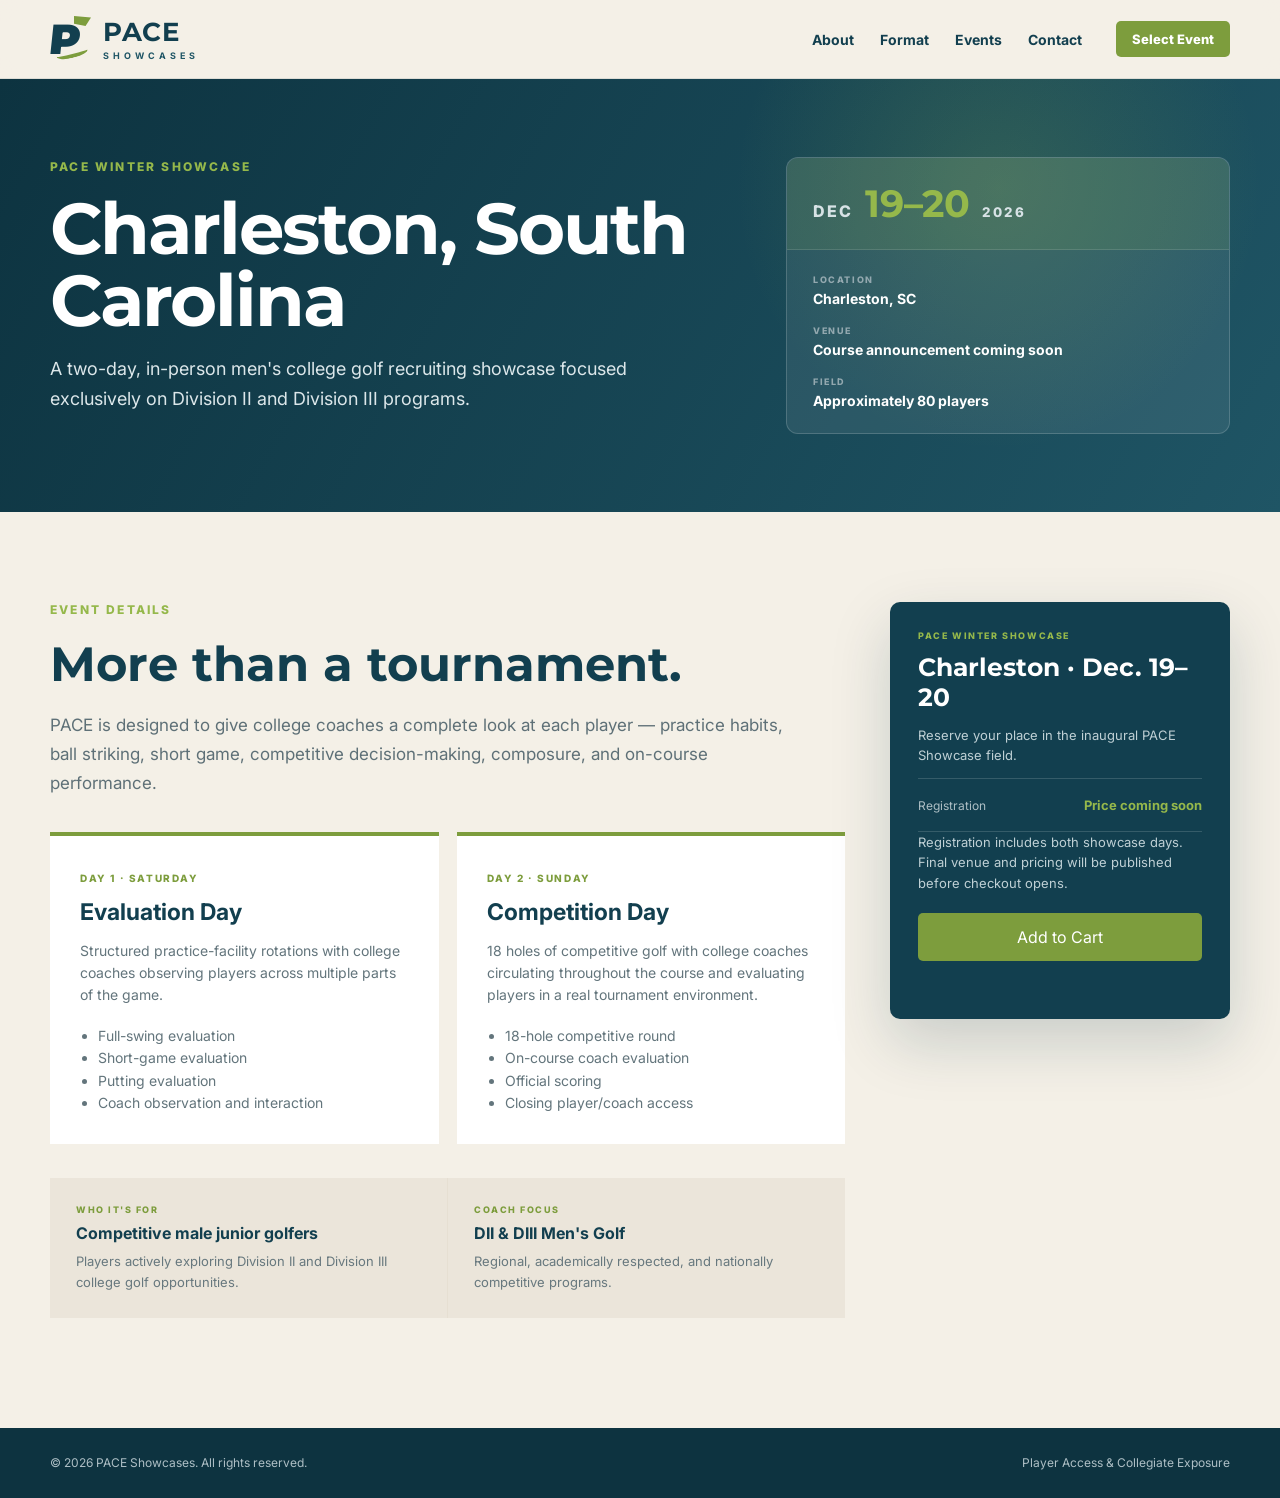
<file: event.html>
<!DOCTYPE html>
<html lang="en">
<head>
  <meta charset="UTF-8" />
  <meta name="viewport" content="width=device-width, initial-scale=1.0" />
  <link rel="preconnect" href="https://fonts.googleapis.com">
  <link rel="preconnect" href="https://fonts.gstatic.com" crossorigin>
  <link href="https://fonts.googleapis.com/css2?family=Inter:wght@400;500;600;700;800&family=Montserrat:wght@700;800;900&display=swap" rel="stylesheet">
  <link rel="stylesheet" href="styles.css" />

  <meta name="description" content="PACE Winter Showcase event details and registration." />
  <title>PACE Winter Showcase | Charleston, SC</title>
</head>
<body>
  <header class="site-header">
    <div class="shell nav-wrap">
      <a class="brand" href="index.html" aria-label="PACE Showcases home">
        <span class="brand-mark" aria-hidden="true">
          <span class="flag"></span>
          <span class="path"></span>
          <span class="p-letter">P</span>
        </span>
        <span class="brand-text">
          <strong>PACE</strong>
          <small>SHOWCASES</small>
        </span>
      </a>
      <nav class="nav" aria-label="Main navigation">
        <a href="index.html#about">About</a>
        <a href="index.html#format">Format</a>
        <a href="event.html">Events</a>
        <a href="index.html#contact">Contact</a>
      </nav>
      <a class="btn btn-small" href="event.html">Select Event</a>
    </div>
  </header>

  <main>
    <section class="subhero">
      <div class="shell subhero-grid">
        <div>
          <div class="eyebrow">PACE WINTER SHOWCASE</div>
          <h1>Charleston, South Carolina</h1>
          <p class="subhero-lead">A two-day, in-person men's college golf recruiting showcase focused exclusively on Division II and Division III programs.</p>
        </div>
        <div class="event-ticket">
          <div class="ticket-top">
            <span>DEC</span>
            <strong>19–20</strong>
            <small>2026</small>
          </div>
          <div class="ticket-body">
            <div><small>LOCATION</small><strong>Charleston, SC</strong></div>
            <div><small>VENUE</small><strong>Course announcement coming soon</strong></div>
            <div><small>FIELD</small><strong>Approximately 80 players</strong></div>
          </div>
        </div>
      </div>
    </section>

    <section class="event-details-section">
      <div class="shell detail-layout">
        <div class="detail-main">
          <div class="section-kicker">EVENT DETAILS</div>
          <h2 class="detail-title">More than a tournament.</h2>
          <p class="detail-intro">PACE is designed to give college coaches a complete look at each player — practice habits, ball striking, short game, competitive decision-making, composure, and on-course performance.</p>

          <div class="schedule-grid">
            <article class="schedule-card">
              <span class="schedule-day">DAY 1 · SATURDAY</span>
              <h3>Evaluation Day</h3>
              <p>Structured practice-facility rotations with college coaches observing players across multiple parts of the game.</p>
              <ul>
                <li>Full-swing evaluation</li>
                <li>Short-game evaluation</li>
                <li>Putting evaluation</li>
                <li>Coach observation and interaction</li>
              </ul>
            </article>

            <article class="schedule-card">
              <span class="schedule-day">DAY 2 · SUNDAY</span>
              <h3>Competition Day</h3>
              <p>18 holes of competitive golf with college coaches circulating throughout the course and evaluating players in a real tournament environment.</p>
              <ul>
                <li>18-hole competitive round</li>
                <li>On-course coach evaluation</li>
                <li>Official scoring</li>
                <li>Closing player/coach access</li>
              </ul>
            </article>
          </div>

          <div class="detail-panel">
            <div>
              <small>WHO IT'S FOR</small>
              <strong>Competitive male junior golfers</strong>
              <p>Players actively exploring Division II and Division III college golf opportunities.</p>
            </div>
            <div>
              <small>COACH FOCUS</small>
              <strong>DII & DIII Men's Golf</strong>
              <p>Regional, academically respected, and nationally competitive programs.</p>
            </div>
          </div>
        </div>

        <aside class="purchase-card">
          <div class="purchase-badge">PACE WINTER SHOWCASE</div>
          <h3>Charleston · Dec. 19–20</h3>
          <p class="purchase-copy">Reserve your place in the inaugural PACE Showcase field.</p>
          <div class="price-row">
            <span>Registration</span>
            <strong>Price coming soon</strong>
          </div>
          <div class="purchase-note">Registration includes both showcase days. Final venue and pricing will be published before checkout opens.</div>
          <button class="btn cart-btn" id="addToCart">Add to Cart</button>
          <div class="cart-confirm" id="cartConfirm" aria-live="polite"></div>
        </aside>
      </div>
    </section>
  </main>
  <footer>
    <div class="shell footer-inner">
      <div>© 2026 PACE Showcases. All rights reserved.</div>
      <div>Player Access & Collegiate Exposure</div>
    </div>
  </footer>

<script>
document.getElementById('addToCart').addEventListener('click', function () {
  localStorage.setItem('paceCart', JSON.stringify({
    event: 'PACE Winter Showcase',
    dates: 'December 19–20, 2026',
    location: 'Charleston, South Carolina'
  }));
  const msg = document.getElementById('cartConfirm');
  msg.textContent = 'Added. Taking you to registration…';
  setTimeout(function() { window.location.href = 'register.html'; }, 450);
});
</script>
</body>
</html>
</file>
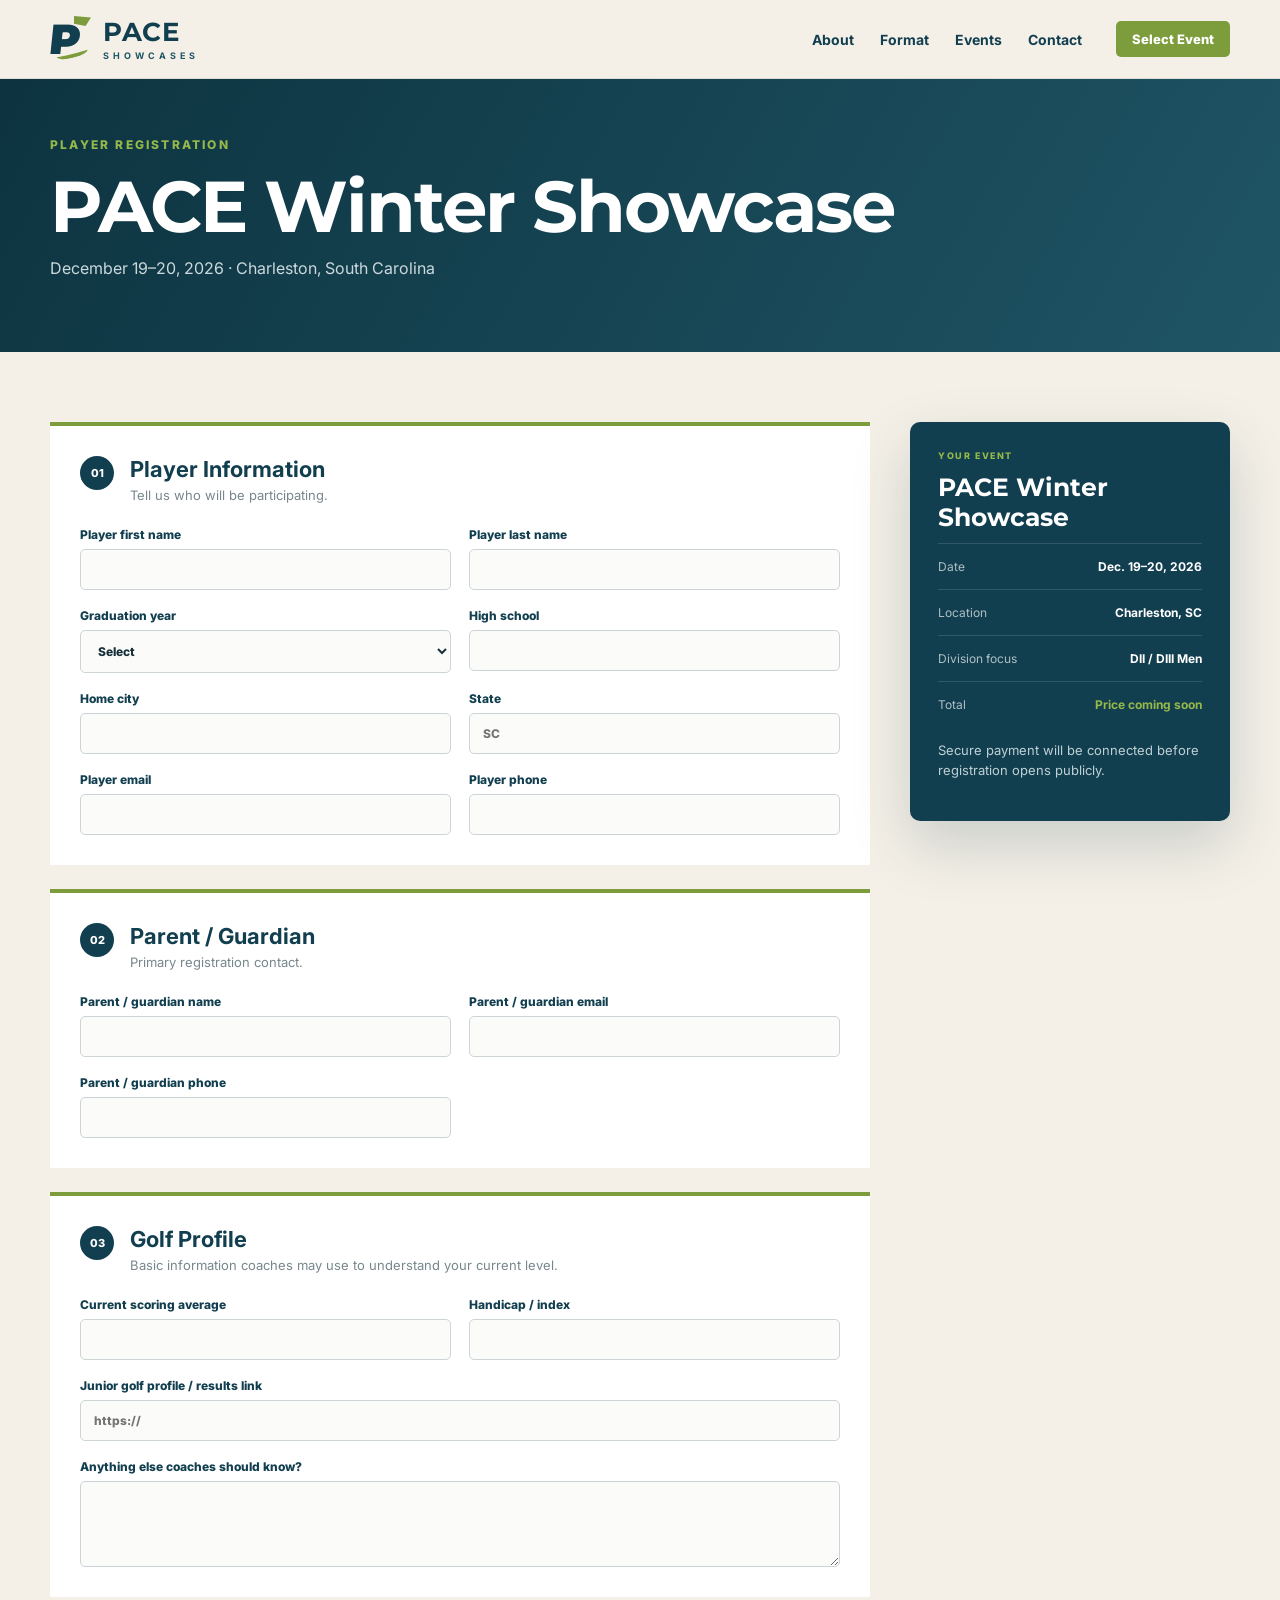
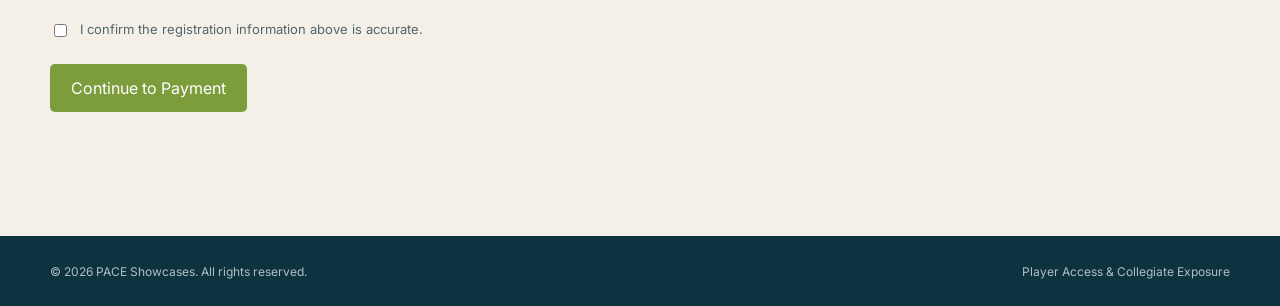
<file: register.html>
<!DOCTYPE html>
<html lang="en">
<head>
  <meta charset="UTF-8" />
  <meta name="viewport" content="width=device-width, initial-scale=1.0" />
  <link rel="preconnect" href="https://fonts.googleapis.com">
  <link rel="preconnect" href="https://fonts.gstatic.com" crossorigin>
  <link href="https://fonts.googleapis.com/css2?family=Inter:wght@400;500;600;700;800&family=Montserrat:wght@700;800;900&display=swap" rel="stylesheet">
  <link rel="stylesheet" href="styles.css" />

  <meta name="description" content="Register for the PACE Winter Showcase." />
  <title>Register | PACE Showcases</title>
</head>
<body>
  <header class="site-header">
    <div class="shell nav-wrap">
      <a class="brand" href="index.html" aria-label="PACE Showcases home">
        <span class="brand-mark" aria-hidden="true">
          <span class="flag"></span>
          <span class="path"></span>
          <span class="p-letter">P</span>
        </span>
        <span class="brand-text">
          <strong>PACE</strong>
          <small>SHOWCASES</small>
        </span>
      </a>
      <nav class="nav" aria-label="Main navigation">
        <a href="index.html#about">About</a>
        <a href="index.html#format">Format</a>
        <a href="event.html">Events</a>
        <a href="index.html#contact">Contact</a>
      </nav>
      <a class="btn btn-small" href="event.html">Select Event</a>
    </div>
  </header>

  <main>
    <section class="register-hero">
      <div class="shell">
        <div class="eyebrow">PLAYER REGISTRATION</div>
        <h1>PACE Winter Showcase</h1>
        <p>December 19–20, 2026 · Charleston, South Carolina</p>
      </div>
    </section>

    <section class="registration-section">
      <div class="shell registration-layout">
        <form class="registration-form" id="registrationForm">
          <div class="form-section">
            <div class="form-heading">
              <span>01</span>
              <div>
                <h2>Player Information</h2>
                <p>Tell us who will be participating.</p>
              </div>
            </div>

            <div class="form-grid">
              <label>Player first name<input required name="playerFirst" type="text"></label>
              <label>Player last name<input required name="playerLast" type="text"></label>
              <label>Graduation year
                <select required name="gradYear">
                  <option value="">Select</option>
                  <option>2027</option><option>2028</option><option>2029</option><option>2030</option><option>2031</option>
                </select>
              </label>
              <label>High school<input required name="highSchool" type="text"></label>
              <label>Home city<input required name="city" type="text"></label>
              <label>State<input required name="state" type="text" maxlength="2" placeholder="SC"></label>
              <label>Player email<input required name="playerEmail" type="email"></label>
              <label>Player phone<input name="playerPhone" type="tel"></label>
            </div>
          </div>

          <div class="form-section">
            <div class="form-heading">
              <span>02</span>
              <div>
                <h2>Parent / Guardian</h2>
                <p>Primary registration contact.</p>
              </div>
            </div>
            <div class="form-grid">
              <label>Parent / guardian name<input required name="parentName" type="text"></label>
              <label>Parent / guardian email<input required name="parentEmail" type="email"></label>
              <label>Parent / guardian phone<input required name="parentPhone" type="tel"></label>
            </div>
          </div>

          <div class="form-section">
            <div class="form-heading">
              <span>03</span>
              <div>
                <h2>Golf Profile</h2>
                <p>Basic information coaches may use to understand your current level.</p>
              </div>
            </div>
            <div class="form-grid">
              <label>Current scoring average<input name="scoringAverage" type="number" step="0.1"></label>
              <label>Handicap / index<input name="handicap" type="text"></label>
              <label class="full-width">Junior golf profile / results link<input name="profileUrl" type="url" placeholder="https://"></label>
              <label class="full-width">Anything else coaches should know?<textarea name="notes" rows="4"></textarea></label>
            </div>
          </div>

          <label class="consent-row">
            <input required type="checkbox" name="accuracy">
            <span>I confirm the registration information above is accurate.</span>
          </label>

          <button class="btn registration-submit" type="submit">Continue to Payment</button>
          <p class="payment-status" id="paymentStatus"></p>
        </form>

        <aside class="order-summary">
          <div class="summary-label">YOUR EVENT</div>
          <h3>PACE Winter Showcase</h3>
          <div class="summary-line"><span>Date</span><strong>Dec. 19–20, 2026</strong></div>
          <div class="summary-line"><span>Location</span><strong>Charleston, SC</strong></div>
          <div class="summary-line"><span>Division focus</span><strong>DII / DIII Men</strong></div>
          <div class="summary-total"><span>Total</span><strong>Price coming soon</strong></div>
          <p>Secure payment will be connected before registration opens publicly.</p>
        </aside>
      </div>
    </section>
  </main>
  <footer>
    <div class="shell footer-inner">
      <div>© 2026 PACE Showcases. All rights reserved.</div>
      <div>Player Access & Collegiate Exposure</div>
    </div>
  </footer>

<script>
document.getElementById('registrationForm').addEventListener('submit', function (e) {
  e.preventDefault();
  const data = Object.fromEntries(new FormData(this).entries());
  localStorage.setItem('paceRegistration', JSON.stringify(data));
  document.getElementById('paymentStatus').textContent =
    'Registration information saved. Payment checkout is ready to connect once your Stripe, Square, or other payment account is selected.';
});
</script>
</body>
</html>
</file>
<file: styles.css>
:root {
  --navy: #123f4f;
  --navy-deep: #0d3340;
  --navy-soft: #1f5565;
  --green: #7d9d3d;
  --green-bright: #95b84b;
  --cream: #f4f0e7;
  --sand: #ded5c4;
  --white: #ffffff;
  --ink: #18303a;
  --muted: #6e7f86;
  --line: rgba(255,255,255,.18);
}

* { box-sizing: border-box; }
html { scroll-behavior: smooth; }
body {
  margin: 0;
  font-family: Inter, Arial, sans-serif;
  color: var(--ink);
  background: var(--cream);
}
a { color: inherit; text-decoration: none; }
.shell {
  width: min(1180px, calc(100% - 40px));
  margin: 0 auto;
}

.site-header {
  position: sticky;
  top: 0;
  z-index: 50;
  background: rgba(244,240,231,.94);
  backdrop-filter: blur(12px);
  border-bottom: 1px solid rgba(13,51,64,.10);
}
.nav-wrap {
  height: 78px;
  display: flex;
  align-items: center;
  gap: 34px;
}
.brand { display:flex; align-items:center; gap:11px; margin-right:auto; }
.brand-mark {
  position:relative;
  width:42px; height:46px;
}
.p-letter {
  position:absolute;
  inset:0;
  font-family:Montserrat, sans-serif;
  font-size:42px;
  font-weight:900;
  line-height:46px;
  color:var(--navy);
  transform:skew(-6deg);
}
.flag {
  position:absolute;
  width:17px; height:10px;
  right:1px; top:0;
  background:var(--green);
  clip-path:polygon(0 0,100% 16%,68% 100%,0 78%);
  z-index:3;
}
.path {
  position:absolute;
  left:6px; bottom:4px;
  width:32px; height:10px;
  border-bottom:4px solid var(--green);
  border-radius:50%;
  transform:rotate(-14deg);
  z-index:4;
}
.brand-text { display:flex; flex-direction:column; line-height:1; }
.brand-text strong {
  font-family:Montserrat,sans-serif; font-size:26px; letter-spacing:.5px; color:var(--navy);
}
.brand-text small {
  font-size:9px; letter-spacing:4px; margin-top:6px; color:var(--navy-soft); font-weight:700;
}
.nav { display:flex; gap:26px; font-size:14px; font-weight:700; color:var(--navy); }
.nav a:hover { color:var(--green); }

.btn {
  display:inline-flex; align-items:center; justify-content:center;
  padding:14px 21px;
  background:var(--green);
  color:white;
  font-weight:800;
  border-radius:5px;
  transition:.2s ease;
}
.btn:hover { transform:translateY(-1px); background:var(--green-bright); }
.btn-small { padding:10px 16px; font-size:13px; }

.hero {
  position:relative;
  overflow:hidden;
  background:
    linear-gradient(120deg, rgba(13,51,64,.97), rgba(18,63,79,.94)),
    radial-gradient(circle at 78% 18%, rgba(149,184,75,.18), transparent 28%);
  color:white;
}
.hero-grid {
  position:absolute;
  inset:0;
  background-image:
    linear-gradient(rgba(255,255,255,.035) 1px, transparent 1px),
    linear-gradient(90deg, rgba(255,255,255,.035) 1px, transparent 1px);
  background-size:36px 36px;
  mask-image:linear-gradient(to left, #000, transparent 70%);
}
.hero-inner {
  min-height:640px;
  display:grid;
  grid-template-columns:1.25fr .75fr;
  align-items:center;
  gap:70px;
  padding:80px 0;
  position:relative;
}
.eyebrow, .section-kicker {
  color:var(--green-bright);
  font-size:12px;
  font-weight:800;
  letter-spacing:2.2px;
  margin-bottom:18px;
}
.hero h1 {
  font-family:Montserrat,sans-serif;
  font-size:clamp(48px, 6.4vw, 82px);
  line-height:.98;
  margin:0;
  letter-spacing:-3px;
}
.hero h1 span { color:var(--green-bright); }
.hero-lead {
  max-width:700px;
  font-size:19px;
  line-height:1.7;
  color:#e4ecef;
  margin:26px 0 30px;
}
.hero-actions { display:flex; align-items:center; gap:26px; }
.text-link { font-weight:800; }
.text-link span { color:var(--green-bright); margin-left:5px; }

.hero-card {
  position:relative;
  background:rgba(255,255,255,.08);
  border:1px solid rgba(255,255,255,.16);
  padding:32px;
  border-radius:12px;
  box-shadow:0 30px 80px rgba(0,0,0,.22);
  backdrop-filter:blur(10px);
  overflow:hidden;
}
.scope {
  position:absolute;
  width:170px; height:170px;
  border:1px solid rgba(149,184,75,.18);
  border-radius:50%;
  right:-68px; top:-70px;
}
.scope:after {
  content:"";
  position:absolute; inset:33px;
  border:1px solid rgba(149,184,75,.16);
  border-radius:50%;
}
.card-label { text-transform:uppercase; font-size:11px; letter-spacing:2px; color:#bccbd0; margin-bottom:22px; }
.acronym { display:grid; gap:12px; }
.acronym div { display:flex; align-items:baseline; gap:16px; }
.acronym b {
  font-family:Montserrat,sans-serif;
  font-size:35px; color:var(--green-bright); width:28px;
}
.acronym span { font-size:20px; font-weight:700; }
.card-footer { border-top:1px solid var(--line); margin-top:24px; padding-top:20px; color:#cbd6da; font-size:13px; }

.statement { padding:95px 0; }
.statement-grid { display:grid; grid-template-columns:1fr 1fr; gap:85px; }
.statement h2, .section-heading h2, .event h2, .cta h2 {
  font-family:Montserrat,sans-serif;
  margin:0;
  color:var(--navy);
  font-size:clamp(34px, 4vw, 54px);
  line-height:1.08;
  letter-spacing:-1.5px;
}
.statement-copy p { font-size:17px; line-height:1.75; margin:0 0 18px; color:#50646c; }

.format { padding:90px 0 105px; background:white; }
.section-heading { max-width:720px; margin-bottom:45px; }
.feature-grid { display:grid; grid-template-columns:repeat(3,1fr); gap:18px; }
.feature {
  position:relative;
  padding:32px;
  background:var(--cream);
  border-top:4px solid var(--green);
  min-height:300px;
}
.feature-num { position:absolute; top:22px; right:24px; color:#b6b1a7; font-weight:800; font-size:13px; }
.feature-icon { width:56px; height:56px; margin:8px 0 34px; position:relative; }
.target-icon { border:2px solid var(--navy); border-radius:50%; }
.target-icon:after { content:""; position:absolute; inset:14px; border:2px solid var(--green); border-radius:50%; }
.flag-icon:before { content:""; position:absolute; left:22px; top:3px; width:3px; height:48px; background:var(--navy); }
.flag-icon:after { content:""; position:absolute; left:25px; top:5px; width:27px; height:17px; background:var(--green); clip-path:polygon(0 0,100% 15%,70% 100%,0 80%); }
.people-icon:before, .people-icon:after {
  content:""; position:absolute; width:21px; height:21px; border:2px solid var(--navy); border-radius:50%; top:2px;
}
.people-icon:before { left:4px; }
.people-icon:after { right:4px; border-color:var(--green); }
.people-icon { border-bottom:2px solid var(--navy); }
.feature h3 { margin:0 0 12px; color:var(--navy); font-size:21px; }
.feature p { margin:0; color:#62747b; line-height:1.65; font-size:15px; }

.event { padding:100px 0; background:var(--sand); }
.event-card {
  overflow:hidden;
  display:grid;
  grid-template-columns:1.35fr .65fr;
  border-radius:12px;
  background:var(--navy);
  color:white;
  box-shadow:0 24px 60px rgba(13,51,64,.18);
}
.event-copy { padding:56px; }
.section-kicker.light { color:var(--green-bright); }
.event h2 { color:white; }
.event-meta { display:grid; grid-template-columns:repeat(3,1fr); gap:18px; margin:34px 0 28px; }
.event-meta small { display:block; color:#9fb3ba; letter-spacing:1.5px; font-size:10px; font-weight:800; margin-bottom:7px; }
.event-meta strong { display:block; font-size:14px; line-height:1.4; }
.event-copy p { max-width:730px; color:#d9e4e7; line-height:1.65; }
.event-actions { display:flex; gap:12px; margin-top:28px; }
.btn-light { background:var(--green-bright); }
.btn-outline-light { background:transparent; border:1px solid rgba(255,255,255,.35); }
.event-visual {
  min-height:410px;
  position:relative;
  background:
    radial-gradient(circle at 50% 50%, rgba(149,184,75,.16), transparent 36%),
    linear-gradient(145deg, #184a59, #0d3340);
}
.rangefinder {
  position:absolute;
  width:230px; height:230px;
  border:1px solid rgba(255,255,255,.18);
  border-radius:50%;
  left:50%; top:50%; transform:translate(-50%,-50%);
}
.rf-ring { position:absolute; border:1px solid rgba(149,184,75,.35); border-radius:50%; }
.ring-1 { inset:34px; }
.ring-2 { inset:74px; }
.rf-line { position:absolute; width:260px; height:1px; background:rgba(255,255,255,.2); top:50%; left:-15px; }
.rf-dot { position:absolute; width:8px; height:8px; border-radius:50%; background:var(--green-bright); left:50%; top:50%; transform:translate(-50%,-50%); box-shadow:0 0 0 8px rgba(149,184,75,.12); }
.rf-label { position:absolute; bottom:29px; width:100%; text-align:center; font-size:10px; letter-spacing:2px; color:#aebfc5; font-weight:800; }

.fit { padding:90px 0; }
.fit-grid { display:grid; grid-template-columns:1fr 1fr; gap:18px; }
.fit-box { background:white; padding:40px; border-left:4px solid var(--green); }
.fit-label { color:var(--green); font-weight:800; font-size:11px; letter-spacing:2px; }
.fit-box h3 { color:var(--navy); font-family:Montserrat,sans-serif; font-size:27px; margin:14px 0 12px; }
.fit-box p { color:#62747b; line-height:1.7; margin:0; }

.cta { background:#e7e1d6; padding:75px 0; }
.cta-inner { display:grid; grid-template-columns:1.2fr .8fr; gap:60px; align-items:center; }
.cta p { color:#62747b; }
.contact-card {
  background:var(--navy);
  color:white;
  padding:30px;
  border-radius:8px;
  display:flex; flex-direction:column; gap:6px;
  box-shadow:0 20px 50px rgba(13,51,64,.13);
}
.contact-card strong { font-size:22px; }
.contact-card span { color:var(--green-bright); font-weight:700; margin-bottom:10px; }
.contact-card a { color:#dbe5e8; font-size:14px; }

footer { background:var(--navy-deep); color:#aebfc5; font-size:12px; }
.footer-inner { min-height:70px; display:flex; align-items:center; justify-content:space-between; gap:20px; }

@media (max-width: 900px) {
  .nav { display:none; }
  .hero-inner, .statement-grid, .cta-inner { grid-template-columns:1fr; }
  .hero-inner { gap:35px; min-height:auto; }
  .hero-card { max-width:520px; }
  .feature-grid { grid-template-columns:1fr; }
  .event-card { grid-template-columns:1fr; }
  .event-visual { min-height:300px; }
  .event-meta { grid-template-columns:1fr; }
  .fit-grid { grid-template-columns:1fr; }
}

@media (max-width: 600px) {
  .shell { width:min(100% - 26px, 1180px); }
  .nav-wrap { height:68px; }
  .btn-small { display:none; }
  .brand-text strong { font-size:23px; }
  .hero-inner { padding:65px 0; }
  .hero h1 { font-size:46px; letter-spacing:-2px; }
  .hero-lead { font-size:17px; }
  .hero-actions, .event-actions { align-items:stretch; flex-direction:column; }
  .hero-actions .text-link { padding:8px 0; }
  .statement, .format, .event, .fit { padding:68px 0; }
  .event-copy { padding:34px 24px; }
  .footer-inner { padding:22px 0; flex-direction:column; align-items:flex-start; }
}

.programs {
  padding: 95px 0 90px;
  background: #f4f0e7;
}
.programs-heading { max-width: 820px; margin-bottom: 38px; }
.programs-heading p {
  color:#62747b;
  line-height:1.65;
  font-size:16px;
  max-width:720px;
}
.program-grid {
  display:grid;
  grid-template-columns:repeat(5,1fr);
  gap:14px;
}
.program-card {
  min-height:126px;
  background:white;
  border:1px solid rgba(13,51,64,.08);
  display:flex;
  flex-direction:column;
  align-items:center;
  justify-content:center;
  gap:13px;
  padding:18px 14px;
  border-radius:7px;
  box-shadow:0 8px 22px rgba(13,51,64,.05);
}
.program-card img {
  width:44px;
  height:44px;
  object-fit:contain;
}
.program-card span {
  color:var(--navy);
  font-size:13px;
  font-weight:800;
  text-align:center;
}
.program-disclaimer {
  margin:18px 0 0;
  color:#7a898e;
  font-size:11px;
  line-height:1.5;
}
@media (max-width: 900px) {
  .program-grid { grid-template-columns:repeat(3,1fr); }
}
@media (max-width: 600px) {
  .program-grid { grid-template-columns:repeat(2,1fr); }
  .programs { padding:68px 0; }
}


/* Event selection + registration flow */
.subhero {
  padding: 78px 0;
  color: white;
  background:
    radial-gradient(circle at 78% 25%, rgba(149,184,75,.18), transparent 25%),
    linear-gradient(120deg, var(--navy-deep), var(--navy-soft));
}
.subhero-grid {
  display:grid;
  grid-template-columns:1.2fr .8fr;
  gap:70px;
  align-items:center;
}
.subhero h1, .register-hero h1 {
  margin:0;
  font-family:Montserrat,sans-serif;
  font-size:clamp(44px,6vw,72px);
  line-height:1;
  letter-spacing:-2px;
}
.subhero-lead {
  max-width:690px;
  color:#dce7ea;
  font-size:18px;
  line-height:1.65;
}
.event-ticket {
  background:rgba(255,255,255,.08);
  border:1px solid rgba(255,255,255,.17);
  border-radius:12px;
  overflow:hidden;
}
.ticket-top {
  display:flex;
  align-items:baseline;
  gap:12px;
  padding:22px 26px;
  background:rgba(149,184,75,.12);
  border-bottom:1px solid rgba(255,255,255,.12);
}
.ticket-top span, .ticket-top small {
  font-weight:800; letter-spacing:2px; color:#d7e2e5;
}
.ticket-top strong {
  font-family:Montserrat,sans-serif;
  font-size:38px;
  color:var(--green-bright);
}
.ticket-body { padding:24px 26px; display:grid; gap:18px; }
.ticket-body div { display:flex; flex-direction:column; gap:5px; }
.ticket-body small { color:#93a8af; font-size:9px; letter-spacing:1.6px; font-weight:800; }
.ticket-body strong { font-size:14px; }

.event-details-section { padding:90px 0 110px; }
.detail-layout {
  display:grid;
  grid-template-columns:minmax(0,1fr) 340px;
  gap:45px;
  align-items:start;
}
.detail-title {
  font-family:Montserrat,sans-serif;
  color:var(--navy);
  font-size:clamp(32px,4vw,48px);
  margin:0 0 18px;
}
.detail-intro { max-width:760px; font-size:17px; line-height:1.7; color:#5e7077; }
.schedule-grid { display:grid; grid-template-columns:1fr 1fr; gap:18px; margin:34px 0; }
.schedule-card {
  background:white;
  border-top:4px solid var(--green);
  padding:30px;
}
.schedule-day { color:var(--green); font-size:10px; letter-spacing:1.6px; font-weight:800; }
.schedule-card h3 { color:var(--navy); font-size:23px; margin:12px 0 10px; }
.schedule-card p, .schedule-card li { color:#63757c; line-height:1.6; font-size:14px; }
.schedule-card ul { padding-left:18px; margin:18px 0 0; }
.detail-panel {
  background:#e6dfd2;
  display:grid;
  grid-template-columns:1fr 1fr;
  gap:1px;
  margin-top:20px;
}
.detail-panel > div { padding:26px; background:#ebe5da; }
.detail-panel small { display:block; color:var(--green); font-weight:800; letter-spacing:1.5px; font-size:9px; }
.detail-panel strong { display:block; margin:8px 0; color:var(--navy); }
.detail-panel p { margin:0; color:#67787e; font-size:13px; line-height:1.55; }

.purchase-card, .order-summary {
  position:sticky;
  top:100px;
  padding:28px;
  background:var(--navy);
  color:white;
  border-radius:10px;
  box-shadow:0 24px 60px rgba(13,51,64,.18);
}
.purchase-badge, .summary-label { color:var(--green-bright); font-size:9px; font-weight:800; letter-spacing:1.6px; }
.purchase-card h3, .order-summary h3 { font-family:Montserrat,sans-serif; font-size:25px; margin:11px 0; }
.purchase-copy, .purchase-note, .order-summary p { color:#bfd0d5; line-height:1.55; font-size:13px; }
.price-row {
  border-top:1px solid rgba(255,255,255,.15);
  border-bottom:1px solid rgba(255,255,255,.15);
  padding:18px 0;
  display:flex;
  justify-content:space-between;
  gap:18px;
  align-items:center;
}
.price-row span { color:#aebfc5; font-size:12px; }
.price-row strong { color:var(--green-bright); font-size:13px; text-align:right; }
.cart-btn { width:100%; border:0; margin-top:20px; cursor:pointer; font:inherit; }
.cart-confirm { min-height:20px; margin-top:10px; color:#dce7ea; font-size:12px; text-align:center; }

.register-hero {
  padding:58px 0;
  background:linear-gradient(120deg,var(--navy-deep),var(--navy-soft));
  color:white;
}
.register-hero p { color:#cbd9dd; }
.registration-section { padding:70px 0 100px; }
.registration-layout {
  display:grid;
  grid-template-columns:minmax(0,1fr) 320px;
  gap:40px;
  align-items:start;
}
.registration-form { display:grid; gap:24px; }
.form-section {
  background:white;
  padding:30px;
  border-top:4px solid var(--green);
}
.form-heading {
  display:flex;
  gap:16px;
  align-items:flex-start;
  margin-bottom:24px;
}
.form-heading > span {
  width:34px; height:34px;
  display:flex; align-items:center; justify-content:center;
  border-radius:50%;
  background:var(--navy);
  color:white; font-size:11px; font-weight:800;
  flex:0 0 auto;
}
.form-heading h2 { margin:0; color:var(--navy); font-size:22px; }
.form-heading p { margin:5px 0 0; color:#77878c; font-size:13px; }
.form-grid { display:grid; grid-template-columns:1fr 1fr; gap:18px; }
.form-grid label {
  display:flex; flex-direction:column; gap:7px;
  font-size:12px; font-weight:800; color:var(--navy);
}
.form-grid input, .form-grid select, .form-grid textarea {
  width:100%;
  border:1px solid #ccd4d6;
  background:#fbfbf9;
  border-radius:5px;
  padding:12px 13px;
  font:inherit;
  color:var(--ink);
}
.form-grid input:focus, .form-grid select:focus, .form-grid textarea:focus {
  outline:2px solid rgba(125,157,61,.18);
  border-color:var(--green);
}
.full-width { grid-column:1/-1; }
.consent-row {
  display:flex;
  align-items:flex-start;
  gap:10px;
  color:#52666e;
  font-size:13px;
}
.registration-submit { border:0; cursor:pointer; font:inherit; justify-self:start; }
.payment-status { color:var(--green); font-size:13px; line-height:1.55; margin:0; }

.summary-line, .summary-total {
  display:flex;
  justify-content:space-between;
  gap:16px;
  border-top:1px solid rgba(255,255,255,.13);
  padding:15px 0;
  font-size:12px;
}
.summary-line span, .summary-total span { color:#aebfc5; }
.summary-line strong, .summary-total strong { text-align:right; }
.summary-total strong { color:var(--green-bright); }

@media (max-width: 900px) {
  .subhero-grid, .detail-layout, .registration-layout { grid-template-columns:1fr; }
  .purchase-card, .order-summary { position:static; }
}
@media (max-width: 650px) {
  .schedule-grid, .detail-panel, .form-grid { grid-template-columns:1fr; }
  .full-width { grid-column:auto; }
  .subhero { padding:58px 0; }
}
</file>
